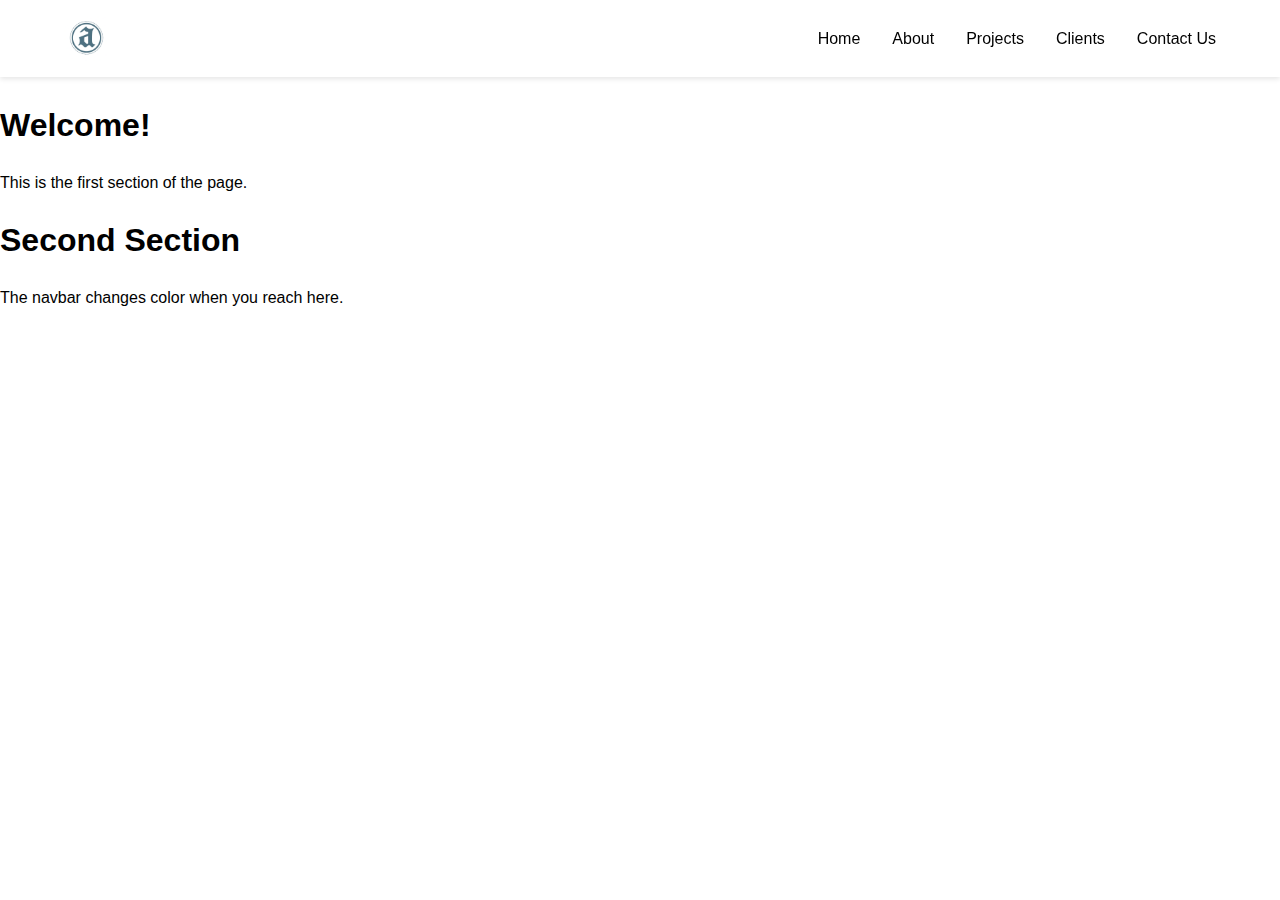
<file: index.html>
<!-- ======================================
     MAIN PAGE USING THE NAVBAR COMPONENT
     Loads navbar.html dynamically using jQuery
     ====================================== -->
     <!DOCTYPE html>
     <html lang="en">
     <head>
       <meta charset="UTF-8">
       <meta name="viewport" content="width=device-width, initial-scale=1.0">
       <title>Main Site with Navbar</title>
       <link rel="stylesheet" href="navbar/navbar.css">
     </head>
     <body>
     
       <!-- Navbar will be loaded here -->
       <div id="navbar-container"></div>
     
       <!-- Main content sections -->
       <section>
         <div class="inner">
           <h1>Welcome!</h1>
           <p>This is the first section of the page.</p>
         </div>
       </section>
     
       <section class="alternate" id="demosection2">
         <div class="inner">
           <h1>Second Section</h1>
           <p>The navbar changes color when you reach here.</p>
         </div>
       </section>
     
       <!-- Import jQuery first -->
       <script src="https://code.jquery.com/jquery-3.6.0.min.js"></script>
     
       <!-- Import the navbar behavior script -->
       <script src="navbar/navbar.js"></script>
     
       <!-- Load the navbar HTML dynamically -->
       <script>
         $(function() {
           $("#navbar-container").load("navbar/navbar.html");
         });
       </script>
     
     </body>
     </html>
</file>
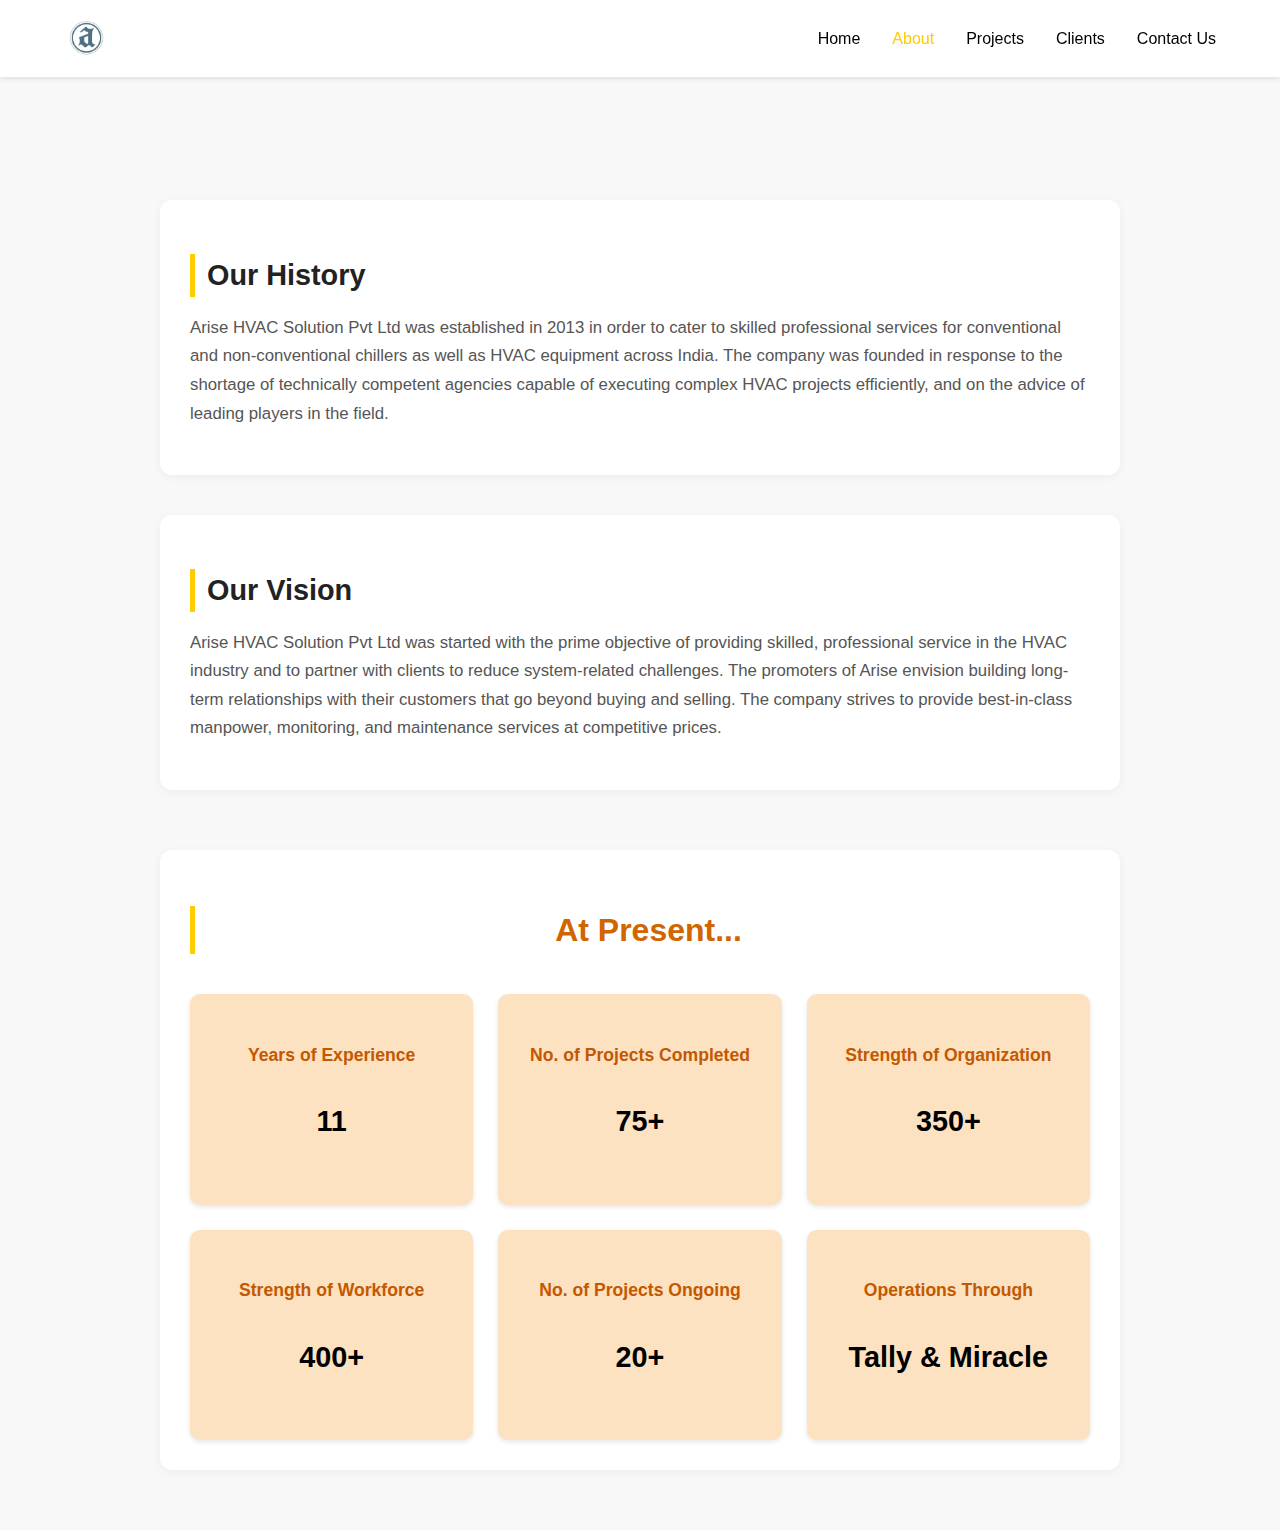
<file: about.html>
<!DOCTYPE html>
<html lang="en">
<head>
  <meta charset="UTF-8">
  <meta name="viewport" content="width=device-width, initial-scale=1.0">
  <title>About Us - Arise HVAC Solutions</title>

  <!-- Shared Navbar and About Page Styles -->
  <link rel="stylesheet" href="../navbar/navbar.css">
  <link rel="stylesheet" href="about.css">

  <!-- jQuery for navbar scroll behavior -->
  <script src="https://code.jquery.com/jquery-3.6.0.min.js"></script>
</head>
<body>

  <!-- 🔽 Placeholder for navbar -->
  <div id="navbar-placeholder"></div>

  <!-- 🔽 About Page Content -->
  <main class="about-container">
    <section class="about-section">
      <h2>Our History</h2>
      <p>
        Arise HVAC Solution Pvt Ltd was established in 2013 in order to cater to skilled professional services
        for conventional and non-conventional chillers as well as HVAC equipment across India. 
        The company was founded in response to the shortage of technically competent agencies 
        capable of executing complex HVAC projects efficiently, and on the advice of leading players in the field.
      </p>
    </section>

    <section class="about-section">
      <h2>Our Vision</h2>
      <p>
        Arise HVAC Solution Pvt Ltd was started with the prime objective of providing skilled, professional service 
        in the HVAC industry and to partner with clients to reduce system-related challenges. 
        The promoters of Arise envision building long-term relationships with their customers that go beyond 
        buying and selling. The company strives to provide best-in-class manpower, monitoring, and maintenance 
        services at competitive prices.
      </p>
    </section>

    <section class="about-section stats-section">
        <h2>At Present...</h2>
        <div class="stats-grid">
          <div class="stat-box">
            <h3>Years of Experience</h3>
            <p>11</p>
          </div>
  
          <div class="stat-box">
            <h3>No. of Projects Completed</h3>
            <p>75+</p>
          </div>
  
          <div class="stat-box">
            <h3>Strength of Organization</h3>
            <p>350+</p>
          </div>
  
          <div class="stat-box">
            <h3>Strength of Workforce</h3>
            <p>400+</p>
          </div>
  
          <div class="stat-box">
            <h3>No. of Projects Ongoing</h3>
            <p>20+</p>
          </div>
  
          <div class="stat-box">
            <h3>Operations Through</h3>
            <p>Tally &amp; Miracle</p>
          </div>
        </div>
      </section>

  </main>

  <!-- 🔽 Dynamic Navbar Script -->
  <script src="about.js"></script>

</body>
</html>
</file>
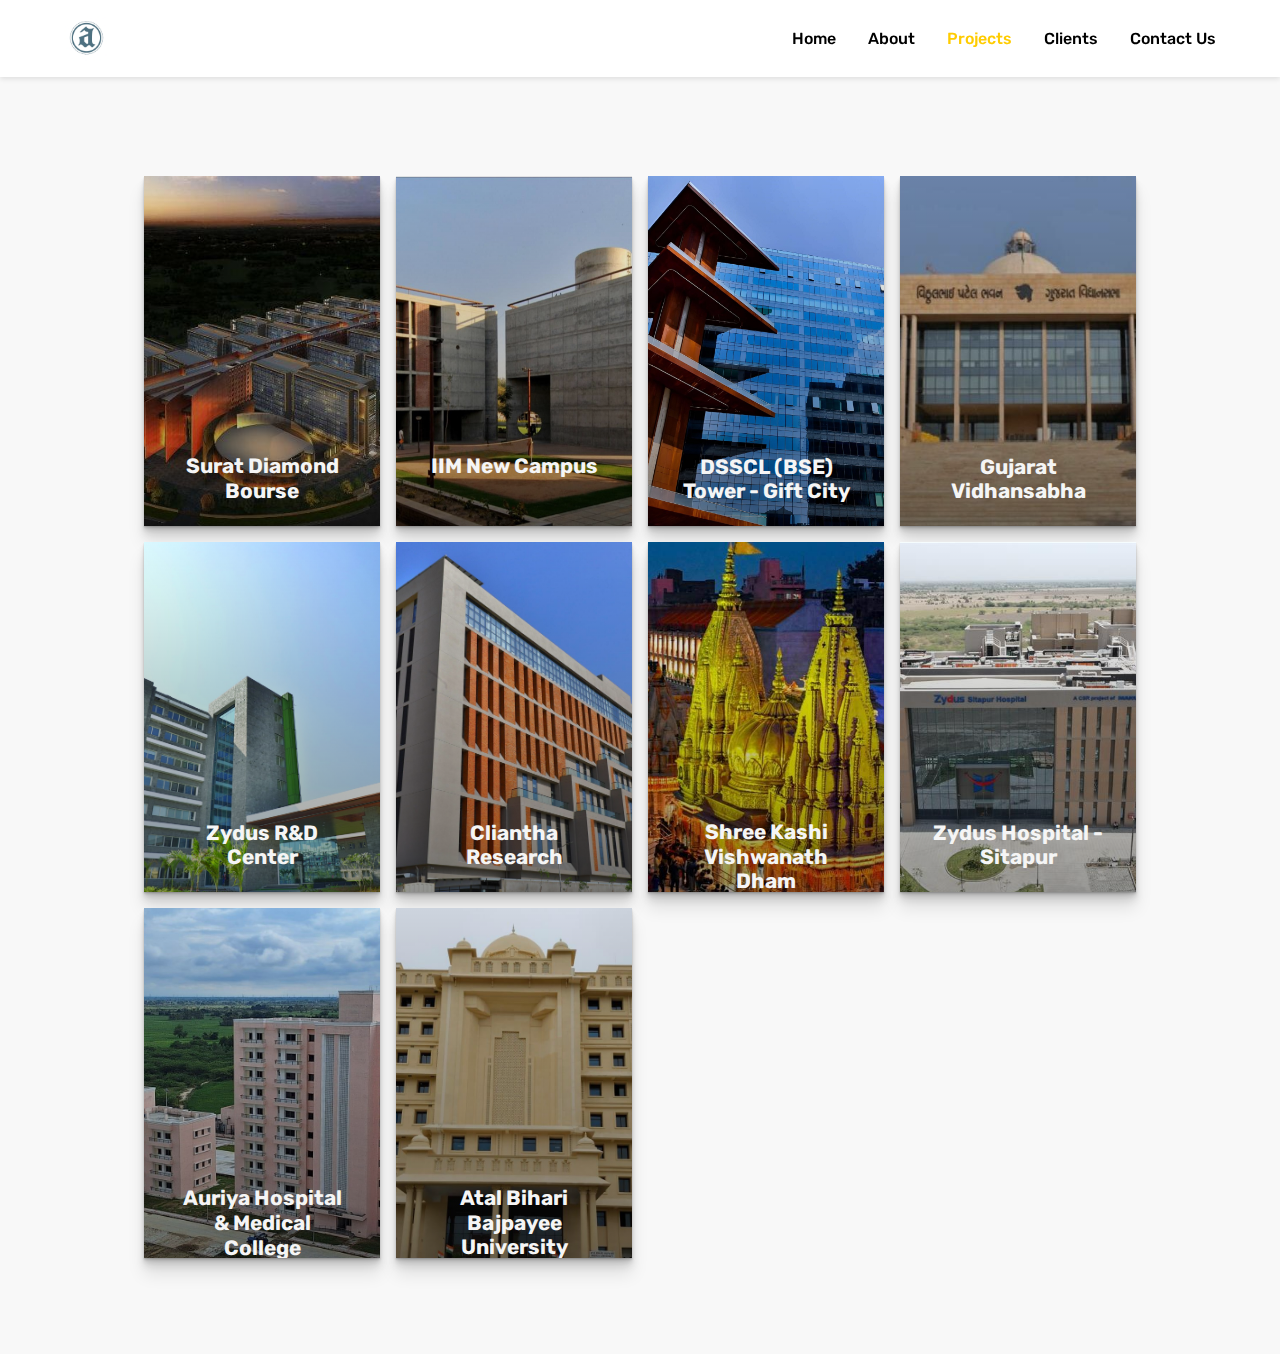
<file: projects/projects.html>
<!DOCTYPE html>
<html lang="en">
<head>
  <meta charset="UTF-8">
  <meta name="viewport" content="width=device-width, initial-scale=1.0">
  <title>Projects</title>

  <!-- ✅ Include both CSS files -->
  <link rel="stylesheet" href="../navbar/navbar.css">
  <link rel="stylesheet" href="projects.css">

  <!-- ✅ Add jQuery (needed for navbar scroll script) -->
  <script src="https://code.jquery.com/jquery-3.6.0.min.js"></script>
</head>
<body>

  <!-- ✅ Placeholder for dynamically loaded navbar -->
  <div id="navbar-placeholder"></div>

  <!-- ✅ Main content -->
  <main class="page-content" id="projects">
    <div class="card">
      <div class="content">
        <h2 class="title">Surat Diamond Bourse</h2>
        <p class="copy">
          HVAC system for the world's largest office complex.
        </p>
        <button class="btn">View Details</button>
      </div>
    </div>

    <div class="card">
      <div class="content">
        <h2 class="title">IIM New Campus</h2>
        <p class="copy">Efficient HVAC systems for the new IIM Campus.</p>
        <button class="btn">View Details</button>
      </div>
    </div>

    <div class="card">
      <div class="content">
        <h2 class="title">DSSCL (BSE) Tower - Gift City</h2>
        <p class="copy">Chilled water HVAC system</p>
        <button class="btn">View Details</button>
      </div>
    </div>

    <div class="card">
      <div class="content">
        <h2 class="title">Gujarat Vidhansabha</h2>
        <p class="copy">Chilled water & VRF system</p>
        <button class="btn">View Details</button>
      </div>
    </div>

    <div class="card">
      <div class="content">
        <h2 class="title">Zydus R&D Center</h2>
        <p class="copy">HVAC for Zydus R&D Center</p>
        <button class="btn">View Details</button>
      </div>
    </div>

    <div class="card">
      <div class="content">
        <h2 class="title">Cliantha Research</h2>
        <p class="copy">Chilled water HVAC system</p>
        <button class="btn">View Details</button>
      </div>
    </div>

    <div class="card">
      <div class="content">
        <h2 class="title">Shree Kashi Vishwanath Dham</h2>
        <p class="copy">Chiller and VRF HVAC system</p>
        <button class="btn">View Details</button>
      </div>
    </div>

    <div class="card">
      <div class="content">
        <h2 class="title">Zydus Hospital - Sitapur</h2>
        <p class="copy">Chiller-based HVAC system</p>
        <button class="btn">View Details</button>
      </div>
    </div>

    <div class="card">
      <div class="content">
        <h2 class="title">Auriya Hospital & Medical College</h2>
        <p class="copy">VRF HVAC system</p>
        <button class="btn">View Details</button>
      </div>
    </div>

    <div class="card">
      <div class="content">
        <h2 class="title">Atal Bihari Bajpayee University</h2>
        <p class="copy">VRF and chiller HVAC system</p>
        <button class="btn">View Details</button>
      </div>
    </div>
  </main>

  <!-- ✅ Load the dynamic navbar loader -->
  <script src="projects.js"></script>
</body>
</html>
</file>
<file: navbar/navbar.css>
/* ======================================
   CLEAN NAVBAR STYLES (Shared across all pages)
   ====================================== */

   *, *:before, *:after {
    box-sizing: border-box;
  }
  
  body {
    margin: 0;
    font-family: 'Rubik', sans-serif;
    line-height: 1.5;
  }
  
  /* NAVBAR */
  #topnav {
    position: fixed;
    top: 0;
    left: 0;
    width: 100%;
    background: white;
    color: black;
    box-shadow: 0 2px 5px rgba(0, 0, 0, 0.1);
    z-index: 1000;
    transition: background 0.4s ease, padding 0.4s ease;
  }
  
  #topnav .inner {
    max-width: 1200px;
    width: 90%;
    margin: 0 auto;
    display: flex;
    justify-content: space-between;
    align-items: center;
    padding: 1rem 0;
  }

  /* LOGO */
.logo {
  display: flex;
  align-items: center;
}

.logo a {
  display: flex;
  align-items: center;
  text-decoration: none;
}

/* Logo image */
.logo img {
  height: 45px;
  width: auto;
  vertical-align: middle;
  transition: 0.4s ease;
}

/* Shrink logo on scroll */
body.header-fixed .logo img {
  height: 35px;
}
 
  
  /* NAV LINKS */
  nav ul {
    list-style: none;
    display: flex;
    gap: 2rem;
    margin: 0;
    padding: 0;
  }
  
  nav a {
    text-decoration: none;
    color: black;
    font-weight: 500;
    font-size: 1rem;
    transition: color 0.3s ease;
  }
  
  nav a:hover,
  nav a.active {
    color: #ffcc00;
  }
  
  /* HEADER-FIXED STYLE (on scroll) */
  body.header-fixed #topnav {
    background: #111;
    color: white;
    padding: 0.6rem 0;
  }
  
  body.header-fixed #topnav .logo,
  body.header-fixed #topnav nav a {
    color: white;
  }
  
  /* ALT-HEADER STYLE (when entering dark section) */
  #topnav.alt-header {
    background: #fff;
    color: black;
  }
  
  #topnav.alt-header a,
  #topnav.alt-header .logo {
    color: black;
  }
  
  /* Space below navbar */
  body {
    padding-top: 80px;
  }
</file>
<file: about.css>
/* ======================================
   ABOUT PAGE STYLES
   ====================================== */

   body {
    margin: 0;
    font-family: 'Rubik', sans-serif;
    background: #f8f8f8;
    color: #333;
  }
  
  /* Main container */
  .about-container {
    max-width: 1000px;
    margin: 120px auto 60px auto; /* spacing below navbar */
    padding: 0 20px;
  }
  
  /* Section cards */
  .about-section {
    background: #fff;
    margin-bottom: 40px;
    padding: 30px;
    border-radius: 12px;
    box-shadow: 0 2px 10px rgba(0,0,0,0.05);
  }
  
  /* Headings */
  .about-section h2 {
    font-size: 1.8rem;
    color: #222;
    margin-bottom: 15px;
    border-left: 5px solid #ffcc00;
    padding-left: 12px;
  }
  
  /* Paragraph text */
  .about-section p {
    line-height: 1.7;
    font-size: 1.05rem;
    color: #555;
  }

  /* ======================================
   AT PRESENT SECTION
   ====================================== */

.stats-section {
    text-align: center;
    margin-top: 60px;
  }
  
  .stats-section h2 {
    font-size: 2rem;
    color: #d16500;
    margin-bottom: 40px;
  }
  
  .stats-grid {
    display: grid;
    grid-template-columns: repeat(auto-fit, minmax(280px, 1fr));
    gap: 25px;
    justify-content: center;
  }
  
  .stat-box {
    background: #fce2c0;
    padding: 30px 20px;
    border-radius: 10px;
    box-shadow: 0 2px 5px rgba(0,0,0,0.1);
    transition: transform 0.3s ease, box-shadow 0.3s ease;
  }
  
  .stat-box:hover {
    transform: translateY(-5px);
    box-shadow: 0 5px 15px rgba(0,0,0,0.15);
  }
  
  .stat-box h3 {
    color: #c45800;
    font-size: 1.1rem;
    margin-bottom: 10px;
    font-weight: 700;
  }
  
  .stat-box p {
    font-size: 1.8rem;
    font-weight: bold;
    color: #000;
  }
</file>
<file: projects/projects.css>
@import url('https://fonts.googleapis.com/css?family=Cardo:400i|Rubik:400,700&display=swap');

:root {
  --d: 700ms;
  --e: cubic-bezier(0.19, 1, 0.22, 1);
  --font-sans: 'Rubik', sans-serif;
  --font-serif: 'Cardo', serif;
}

* { box-sizing: border-box; margin: 0; padding: 0; }

body {
  display: grid;
  place-items: center;
  font-family: var(--font-sans);
  background: #f8f8f8;
  min-height: 100vh;
}

.page-content {
  display: grid;
  grid-gap: 1rem;
  padding: 1rem;
  max-width: 1024px;
  margin: 5rem auto;
}

@media (min-width: 600px) {
  .page-content { grid-template-columns: repeat(2, 1fr); }
}
@media (min-width: 800px) {
  .page-content { grid-template-columns: repeat(4, 1fr); }
}

.card {
  position: relative;
  display: flex;
  align-items: flex-end;
  overflow: hidden;
  padding: 1rem;
  width: 100%;
  text-align: center;
  color: whitesmoke;
  background-color: whitesmoke;
  box-shadow: 0 1px 1px rgba(0,0,0,0.1),
              0 2px 2px rgba(0,0,0,0.1),
              0 4px 4px rgba(0,0,0,0.1),
              0 8px 8px rgba(0,0,0,0.1),
              0 16px 16px rgba(0,0,0,0.1);
}

@media (min-width: 600px) {
  .card { height: 350px; }
}

.card::before {
  content: "";
  position: absolute;
  top: 0; left: 0;
  width: 100%; height: 110%;
  background-size: cover;
  background-position: center;
  transition: transform calc(var(--d) * 1.5) var(--e);
  pointer-events: none;
}

.card:nth-child(1)::before { 
  background-image: url('../assets/images/surat-diamond-bourse.jpg'); }
.card:nth-child(2)::before { 
  background-image: url('../assets/images/iim-new-campus.jpg'); }
.card:nth-child(3)::before { 
  background-image: url('../assets/images/dsscl-tower.jpg'); }
.card:nth-child(4)::before { 
  background-image: url('../assets/images/gujarat-vidhansabha.jpg'); }
.card:nth-child(5)::before { 
  background-image: url('../assets/images/zydus-center.jpg'); }
.card:nth-child(6)::before { 
  background-image: url('../assets/images/cliantha-research-limited.jpg'); }
.card:nth-child(7)::before { 
  background-image: url('../assets/images/kashi-vishwanath.jpg'); }
.card:nth-child(8)::before { 
  background-image: url('../assets/images/zydus-hospital.jpg'); }
.card:nth-child(9)::before { 
  background-image: url('../assets/images/auriya.jpg'); }
.card:nth-child(10)::before { 
    background-image: url('../assets/images/atal-bihari-bajpayee.jpg'); }

.card::after {
  content: "";
  display: block;
  position: absolute;
  top: 0; left: 0;
  width: 100%; height: 200%;
  pointer-events: none;
  background-image: linear-gradient(to bottom, hsla(0,0%,0%,0) 0%, hsla(0,0%,0%,0.8) 100%);
  transform: translateY(-50%);
  transition: transform calc(var(--d) * 2) var(--e);
}

.content {
  position: relative;
  display: flex;
  flex-direction: column;
  align-items: center;
  width: 100%;
  padding: 1rem;
  transition: transform var(--d) var(--e);
  z-index: 1;
}
.content > * + * { margin-top: 1rem; }

.title {
  font-size: 1.3rem;
  font-weight: bold;
  line-height: 1.2;
}

.copy {
  font-family: var(--font-serif);
  font-size: 1.125rem;
  font-style: italic;
  line-height: 1.35;
}

.btn {
  cursor: pointer;
  margin-top: 1.5rem;
  padding: 0.75rem 1.5rem;
  font-size: 0.65rem;
  font-weight: bold;
  text-transform: uppercase;
  color: white;
  background-color: black;
  border: none;
  transition: 0.3s;
}
.btn:hover { background-color: #222; }
.btn:focus { outline: 1px dashed yellow; outline-offset: 3px; }

@media (hover:hover) and (min-width:600px) {
  .card::after { transform: translateY(0); }
  .content {
    transform: translateY(calc(100% - 4.5rem));
  }
  .content > *:not(.title) {
    opacity: 0;
    transform: translateY(1rem);
    transition: transform var(--d) var(--e), opacity var(--d) var(--e);
  }
  .card:hover,
  .card:focus-within {
    align-items: center;
  }
  .card:hover::before { transform: translateY(-4%); }
  .card:hover::after { transform: translateY(-50%); }
  .card:hover .content {
    transform: translateY(0);
  }
  .card:hover .content > *:not(.title) {
    opacity: 1;
    transform: translateY(0);
    transition-delay: calc(var(--d)/8);
  }
}
</file>
